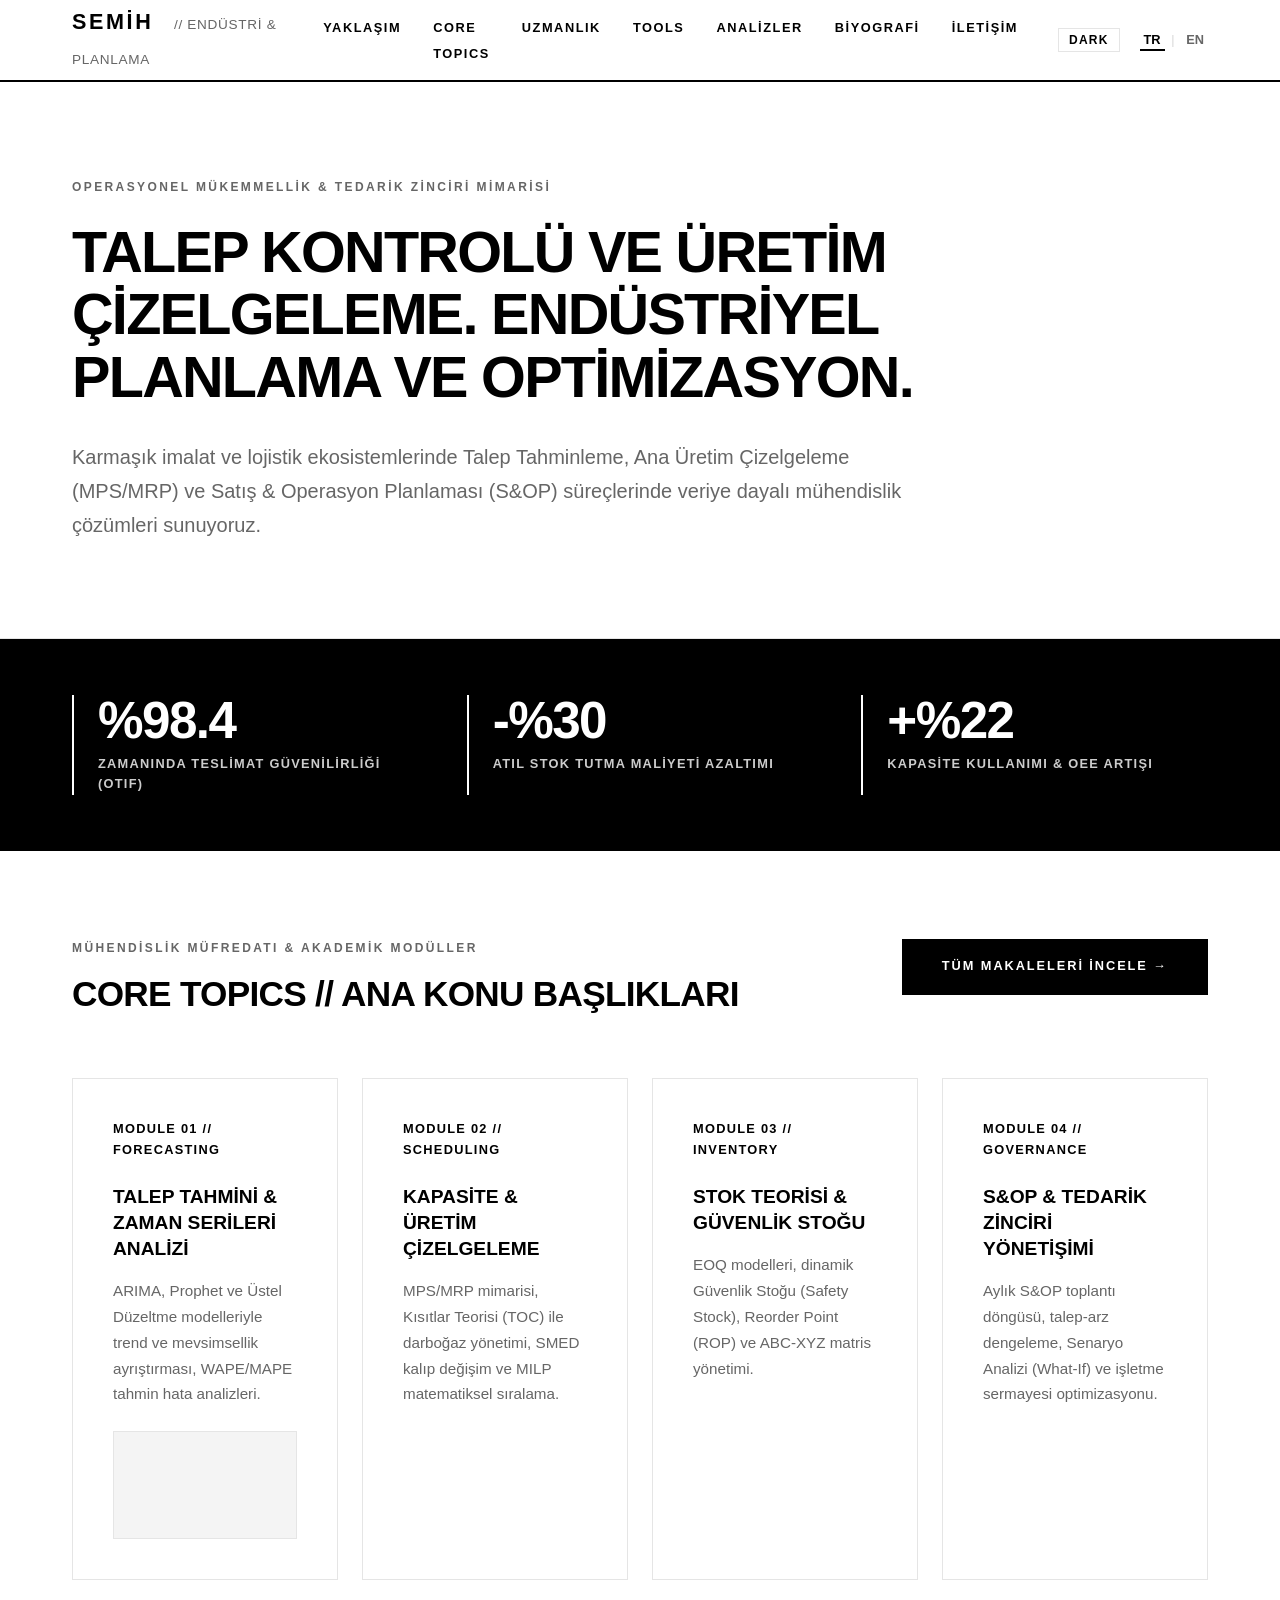
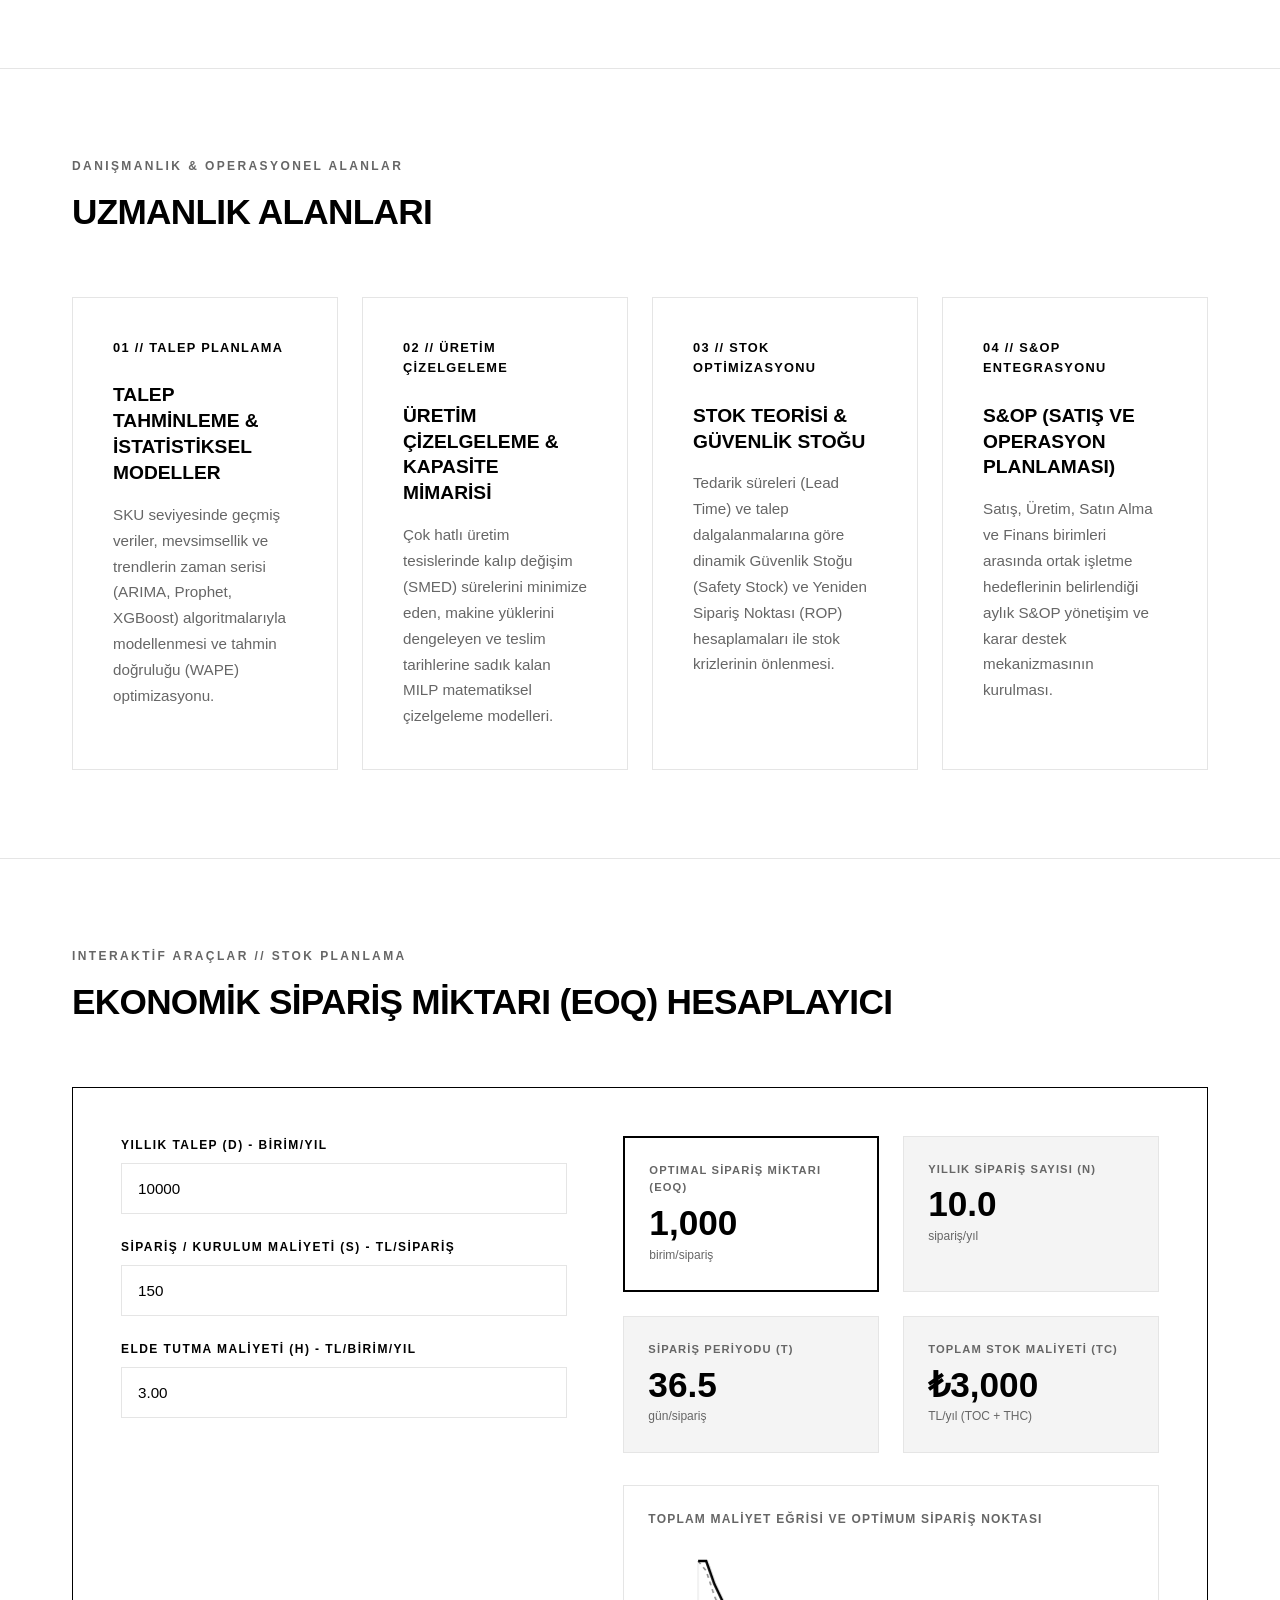
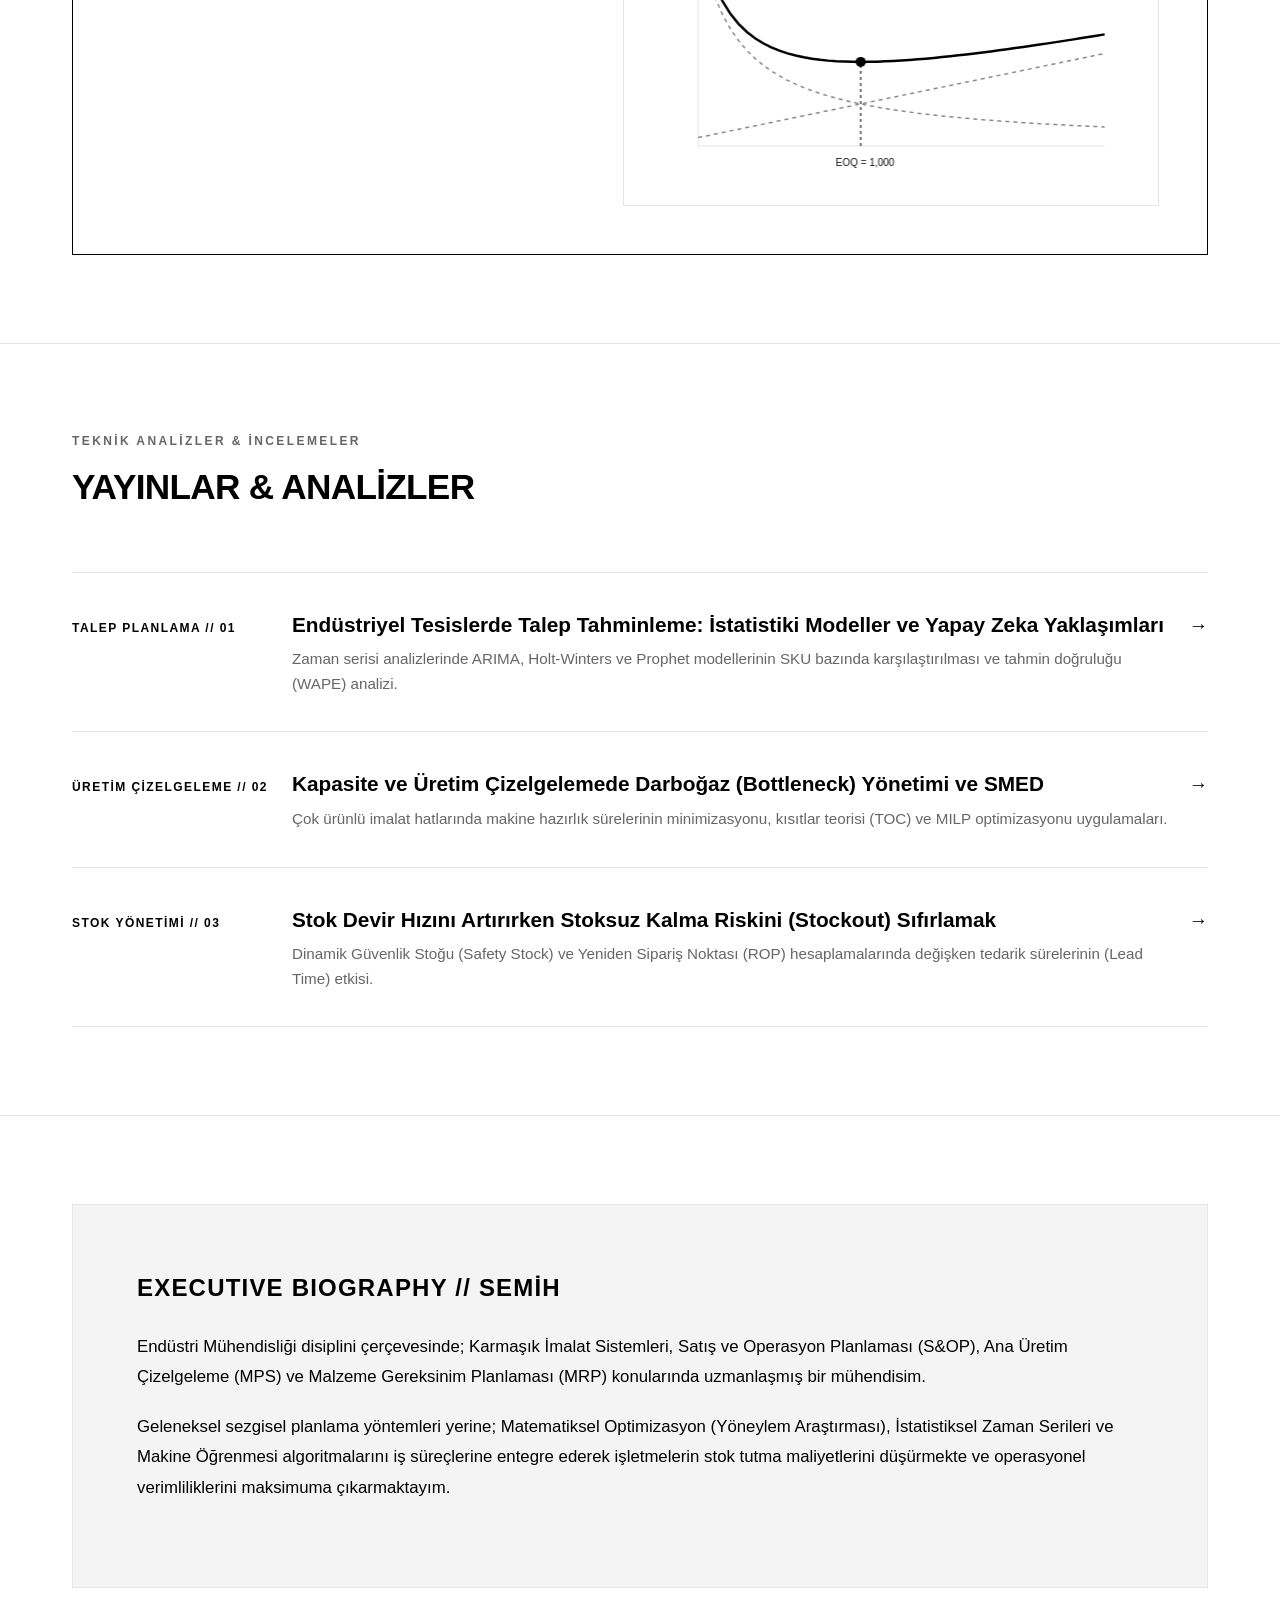
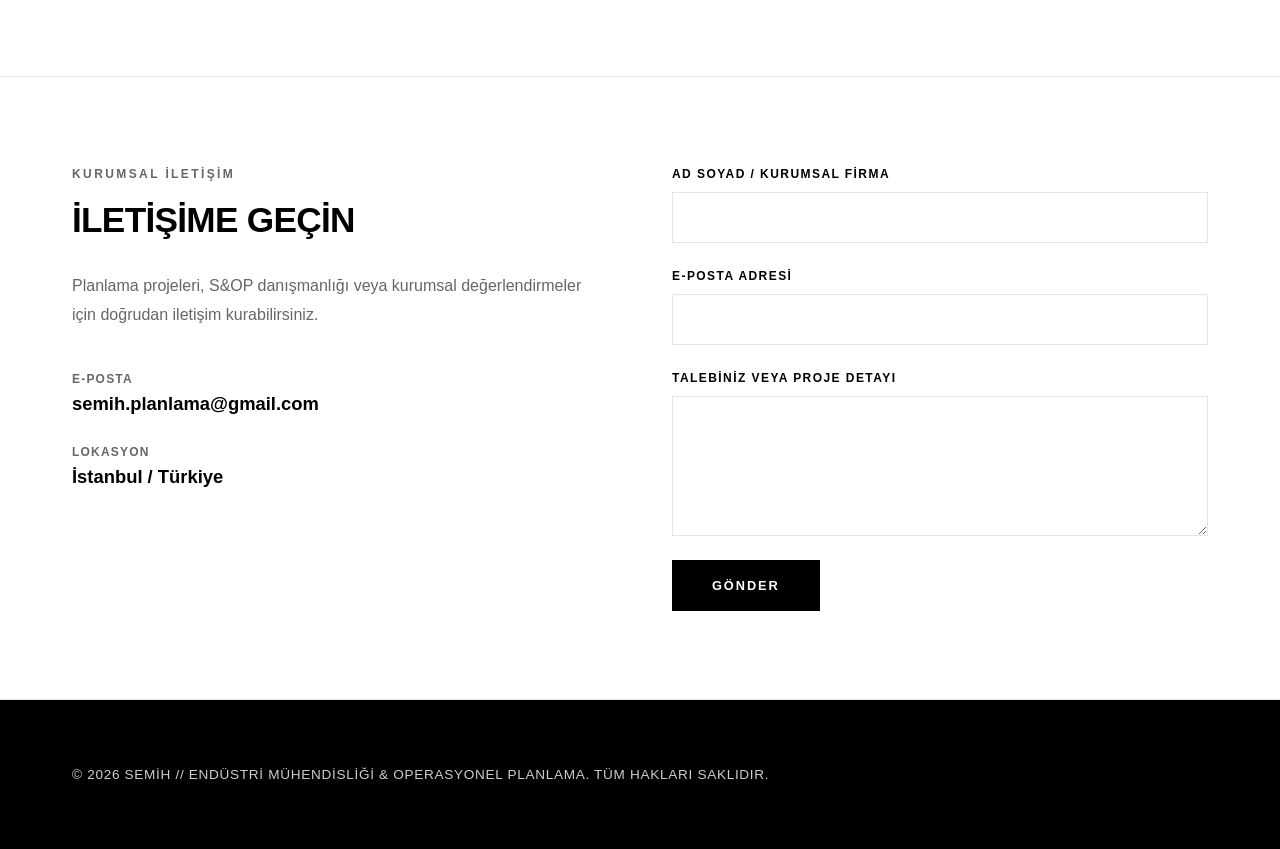
<file: index.html>
<!DOCTYPE html>
<html lang="tr">
<head>
  <meta charset="UTF-8">
  <meta name="viewport" content="width=device-width, initial-scale=1.0">
  
  <title>SEMİH // Endüstri Mühendisliği & Operasyonel Planlama</title>
  <meta name="description" content="Talep tahminleme, üretim planlama, stok optimizasyonu ve S&OP süreçleri için veriye dayalı mühendislik portalı.">
  <meta name="keywords" content="endüstri mühendisliği, talep planlama, üretim çizelgeleme, EOQ hesaplayıcı, S&OP, stok optimizasyonu, BlackRock corporate monochrome">
  <meta name="author" content="Semih">

  <link rel="icon" type="image/svg+xml" href="data:image/svg+xml,<svg xmlns='http://www.w3.org/2000/svg' viewBox='0 0 100 100'><text y='.9em' font-size='90'>▪️</text></svg>">
  <link rel="stylesheet" href="style.css?v=2">
</head>
<body>

  <!-- Site Header -->
  <header class="site-header">
    <div class="container header-container">
      <a href="index.html" class="brand-logo">
        SEMİH <span data-i18n="brand_sub">// ENDÜSTRİ & PLANLAMA</span>
      </a>

      <div class="nav-wrapper">
        <nav>
          <ul class="nav-menu">
            <li><a href="#approach" class="nav-link" data-i18n="nav_approach">YAKLAŞIM</a></li>
            <li><a href="topics.html" class="nav-link" data-i18n="nav_topics">CORE TOPICS</a></li>
            <li><a href="#expertise" class="nav-link" data-i18n="nav_expertise">UZMANLIK</a></li>
            <li><a href="#eoq" class="nav-link" data-i18n="nav_eoq">TOOLS</a></li>
            <li><a href="#publications" class="nav-link" data-i18n="nav_publications">ANALİZLER</a></li>
            <li><a href="#biography" class="nav-link" data-i18n="nav_biography">BİYOGRAFİ</a></li>
            <li><a href="#contact" class="nav-link" data-i18n="nav_contact">İLETİŞİM</a></li>
          </ul>
        </nav>

        <!-- Header Controls (Theme & Language Switchers) -->
        <div class="header-controls">
          <button class="theme-btn" id="theme-toggle">DARK</button>
          
          <div class="lang-switcher">
            <button class="lang-btn active" data-lang="tr" id="btn-tr">TR</button>
            <span class="lang-divider">|</span>
            <button class="lang-btn" data-lang="en" id="btn-en">EN</button>
          </div>
        </div>
      </div>
    </div>
  </header>

  <!-- Hero Section -->
  <section class="hero-section" id="approach">
    <div class="container">
      <span class="hero-label" data-i18n="hero_label">OPERASYONEL MÜKEMMELLİK & TEDARİK ZİNCİRİ MİMARİSİ</span>
      <h1 class="hero-heading" data-i18n="hero_title">TALEP KONTROLÜ VE ÜRETİM ÇİZELGELEME. ENDÜSTRİYEL PLANLAMA VE OPTİMİZASYON.</h1>
      <p class="hero-description" data-i18n="hero_desc">
        Karmaşık imalat ve lojistik ekosistemlerinde Talep Tahminleme, Ana Üretim Çizelgeleme (MPS/MRP) ve Satış & Operasyon Planlaması (S&OP) süreçlerinde veriye dayalı mühendislik çözümleri sunuyoruz.
      </p>
    </div>
  </section>

  <!-- Metric Strip (Solid Black Band) -->
  <div class="metric-strip">
    <div class="container metric-grid">
      <div class="metric-card">
        <div class="metric-val">%98.4</div>
        <div class="metric-desc" data-i18n="metric_1">ZAMANINDA TESLİMAT GÜVENİLİRLİĞİ (OTIF)</div>
      </div>
      <div class="metric-card">
        <div class="metric-val">-%30</div>
        <div class="metric-desc" data-i18n="metric_2">ATIL STOK TUTMA MALİYETİ AZALTIMI</div>
      </div>
      <div class="metric-card">
        <div class="metric-val">+%22</div>
        <div class="metric-desc" data-i18n="metric_3">KAPASİTE KULLANIMI & OEE ARTIŞI</div>
      </div>
    </div>
  </div>

  <!-- Main Content -->
  <main>

    <!-- Core Topics Section -->
    <section class="content-section" id="topics">
      <div class="container">
        <div class="section-head" style="display:flex; justify-content:space-between; align-items:flex-end;">
          <div>
            <span class="section-kicker" data-i18n="top_kicker">MÜHENDİSLİK MÜFREDATI & AKADEMİK MODÜLLER</span>
            <h2 class="section-main-title" data-i18n="top_title">CORE TOPICS // ANA KONU BAŞLIKLARI</h2>
          </div>
          <a href="topics.html" class="submit-btn" style="text-decoration:none;" data-i18n="top_link_all">TÜM MAKALELERİ İNCELE →</a>
        </div>

        <div class="grid-4">
          
          <!-- Module 01 Card with Embedded Video -->
          <div class="bw-card">
            <div class="bw-card-num" data-i18n="top_1_num">MODULE 01 // FORECASTING</div>
            <h3 class="bw-card-title" data-i18n="top_1_title">TALEP TAHMİNİ & ZAMAN SERİLERİ ANALİZİ</h3>
            <p class="bw-card-body" data-i18n="top_1_body" style="margin-bottom:1rem;">
              ARIMA, Prophet ve Üstel Düzeltme modelleriyle trend ve mevsimsellik ayrıştırması, WAPE/MAPE tahmin hata analizleri.
            </p>
            <!-- Direct Video Embed -->
            <div style="margin-top: 0.5rem; border: 1px solid var(--border-color); background-color: var(--bg-secondary); padding: 0.25rem;">
              <div style="position: relative; padding-bottom: 56.25%; height: 0; overflow: hidden; width: 100%;">
                <iframe src="https://www.youtube-nocookie.com/embed/1pUzaV33YCM?rel=0" title="Module 01 - Demand Forecasting Video" frameborder="0" allow="accelerometer; autoplay; clipboard-write; encrypted-media; gyroscope; picture-in-picture; web-share" allowfullscreen style="position: absolute; top: 0; left: 0; width: 100%; height: 100%; border: none;"></iframe>
              </div>
            </div>
          </div>

          <div class="bw-card">
            <div class="bw-card-num" data-i18n="top_2_num">MODULE 02 // SCHEDULING</div>
            <h3 class="bw-card-title" data-i18n="top_2_title">KAPASİTE & ÜRETİM ÇİZELGELEME</h3>
            <p class="bw-card-body" data-i18n="top_2_body">
              MPS/MRP mimarisi, Kısıtlar Teorisi (TOC) ile darboğaz yönetimi, SMED kalıp değişim ve MILP matematiksel sıralama.
            </p>
          </div>

          <div class="bw-card">
            <div class="bw-card-num" data-i18n="top_3_num">MODULE 03 // INVENTORY</div>
            <h3 class="bw-card-title" data-i18n="top_3_title">STOK TEORİSİ & GÜVENLİK STOĞU</h3>
            <p class="bw-card-body" data-i18n="top_3_body">
              EOQ modelleri, dinamik Güvenlik Stoğu (Safety Stock), Reorder Point (ROP) ve ABC-XYZ matris yönetimi.
            </p>
          </div>

          <div class="bw-card">
            <div class="bw-card-num" data-i18n="top_4_num">MODULE 04 // GOVERNANCE</div>
            <h3 class="bw-card-title" data-i18n="top_4_title">S&OP & TEDARİK ZİNCİRİ YÖNETİŞİMİ</h3>
            <p class="bw-card-body" data-i18n="top_4_body">
              Aylık S&OP toplantı döngüsü, talep-arz dengeleme, Senaryo Analizi (What-If) ve işletme sermayesi optimizasyonu.
            </p>
          </div>

        </div>
      </div>
    </section>

    <!-- Uzmanlık Alanları -->
    <section class="content-section" id="expertise">
      <div class="container">
        <div class="section-head">
          <span class="section-kicker" data-i18n="exp_kicker">DANIŞMANLIK & OPERASYONEL ALANLAR</span>
          <h2 class="section-main-title" data-i18n="exp_title">UZMANLIK ALANLARI</h2>
        </div>

        <div class="grid-4">
          
          <div class="bw-card">
            <div class="bw-card-num" data-i18n="exp_1_num">01 // TALEP PLANLAMA</div>
            <h3 class="bw-card-title" data-i18n="exp_1_title">TALEP TAHMİNLEME & İSTATİSTİKSEL MODELLER</h3>
            <p class="bw-card-body" data-i18n="exp_1_body">
              SKU seviyesinde geçmiş veriler, mevsimsellik ve trendlerin zaman serisi (ARIMA, Prophet, XGBoost) algoritmalarıyla modellenmesi ve tahmin doğruluğu (WAPE) optimizasyonu.
            </p>
          </div>

          <div class="bw-card">
            <div class="bw-card-num" data-i18n="exp_2_num">02 // ÜRETİM ÇİZELGELEME</div>
            <h3 class="bw-card-title" data-i18n="exp_2_title">ÜRETİM ÇİZELGELEME & KAPASİTE MİMARİSİ</h3>
            <p class="bw-card-body" data-i18n="exp_2_body">
              Çok hatlı üretim tesislerinde kalıp değişim (SMED) sürelerini minimize eden, makine yüklerini dengeleyen ve teslim tarihlerine sadık kalan MILP matematiksel çizelgeleme modelleri.
            </p>
          </div>

          <div class="bw-card">
            <div class="bw-card-num" data-i18n="exp_3_num">03 // STOK OPTİMİZASYONU</div>
            <h3 class="bw-card-title" data-i18n="exp_3_title">STOK TEORİSİ & GÜVENLİK STOĞU</h3>
            <p class="bw-card-body" data-i18n="exp_3_body">
              Tedarik süreleri (Lead Time) ve talep dalgalanmalarına göre dinamik Güvenlik Stoğu (Safety Stock) ve Yeniden Sipariş Noktası (ROP) hesaplamaları ile stok krizlerinin önlenmesi.
            </p>
          </div>

          <div class="bw-card">
            <div class="bw-card-num" data-i18n="exp_4_num">04 // S&OP ENTEGRASYONU</div>
            <h3 class="bw-card-title" data-i18n="exp_4_title">S&OP (SATIŞ VE OPERASYON PLANLAMASI)</h3>
            <p class="bw-card-body" data-i18n="exp_4_body">
              Satış, Üretim, Satın Alma ve Finans birimleri arasında ortak işletme hedeflerinin belirlendiği aylık S&OP yönetişim ve karar destek mekanizmasının kurulması.
            </p>
          </div>

        </div>
      </div>
    </section>

    <!-- EOQ Calculator Section -->
    <section class="content-section" id="eoq">
      <div class="container">
        <div class="section-head">
          <span class="section-kicker" data-i18n="eoq_kicker">INTERAKTİF ARAÇLAR // STOK PLANLAMA</span>
          <h2 class="section-main-title" data-i18n="eoq_title">EKONOMİK SİPARİŞ MİKTARI (EOQ) HESAPLAYICI</h2>
        </div>

        <div class="eoq-box">
          <div class="eoq-grid">
            <!-- Input Form -->
            <div class="eoq-inputs">
              <div class="form-field">
                <label class="form-label" for="eoq-demand" data-i18n="eoq_demand_label">YILLIK TALEP (D) - BİRİM/YIL</label>
                <input type="number" id="eoq-demand" class="form-input" value="10000" min="1" step="100">
              </div>

              <div class="form-field">
                <label class="form-label" for="eoq-setup" data-i18n="eoq_setup_label">SİPARİŞ / KURULUM MALİYETİ (S) - TL/SİPARİŞ</label>
                <input type="number" id="eoq-setup" class="form-input" value="150" min="1" step="10">
              </div>

              <div class="form-field">
                <label class="form-label" for="eoq-holding" data-i18n="eoq_holding_label">ELDE TUTMA MALİYETİ (H) - TL/BİRİM/YIL</label>
                <input type="number" id="eoq-holding" class="form-input" value="3.00" min="0.1" step="0.1">
              </div>
            </div>

            <!-- Output & Chart -->
            <div>
              <div class="eoq-results-grid">
                <div class="eoq-result-card highlight">
                  <div class="eoq-result-label" data-i18n="eoq_res_eoq">OPTIMAL SİPARİŞ MİKTARI (EOQ)</div>
                  <div class="eoq-result-val" id="res-eoq">1,000</div>
                  <small style="color:var(--text-muted); font-size:0.75rem;" data-i18n="eoq_res_unit">birim/sipariş</small>
                </div>

                <div class="eoq-result-card">
                  <div class="eoq-result-label" data-i18n="eoq_res_orders">YILLIK SİPARİŞ SAYISI (N)</div>
                  <div class="eoq-result-val" id="res-orders">10</div>
                  <small style="color:var(--text-muted); font-size:0.75rem;" data-i18n="eoq_res_orders_unit">sipariş/yıl</small>
                </div>

                <div class="eoq-result-card">
                  <div class="eoq-result-label" data-i18n="eoq_res_cycle">SİPARİŞ PERİYODU (T)</div>
                  <div class="eoq-result-val" id="res-cycle">36.5</div>
                  <small style="color:var(--text-muted); font-size:0.75rem;" data-i18n="eoq_res_days">gün/sipariş</small>
                </div>

                <div class="eoq-result-card">
                  <div class="eoq-result-label" data-i18n="eoq_res_cost">TOPLAM STOK MALİYETİ (TC)</div>
                  <div class="eoq-result-val" id="res-cost">₺3,000</div>
                  <small style="color:var(--text-muted); font-size:0.75rem;" data-i18n="eoq_res_cost_unit">TL/yıl (TOC + THC)</small>
                </div>
              </div>

              <!-- EOQ Cost Curve Canvas Chart -->
              <div class="eoq-chart-wrapper">
                <div style="font-size:0.75rem; font-weight:900; text-transform:uppercase; letter-spacing:0.1em; color:var(--text-muted); margin-bottom:0.75rem;" data-i18n="eoq_chart_title">TOPLAM MALİYET EĞRİSİ VE OPTİMUM SİPARİŞ NOKTASI</div>
                <canvas id="eoq-chart"></canvas>
              </div>
            </div>
          </div>
        </div>
      </div>
    </section>

    <!-- Yayınlar & Analizler -->
    <section class="content-section" id="publications">
      <div class="container">
        <div class="section-head">
          <span class="section-kicker" data-i18n="pub_kicker">TEKNİK ANALİZLER & İNCELEMELER</span>
          <h2 class="section-main-title" data-i18n="pub_title">YAYINLAR & ANALİZLER</h2>
        </div>

        <div>
          
          <div class="pub-item read-article-trigger" data-article="1">
            <div class="pub-tag" data-i18n="pub_1_tag">TALEP PLANLAMA // 01</div>
            <div>
              <h3 class="pub-title" data-i18n="pub_1_title">Endüstriyel Tesislerde Talep Tahminleme: İstatistiki Modeller ve Yapay Zeka Yaklaşımları</h3>
              <p class="pub-desc" data-i18n="pub_1_desc">Zaman serisi analizlerinde ARIMA, Holt-Winters ve Prophet modellerinin SKU bazında karşılaştırılması ve tahmin doğruluğu (WAPE) analizi.</p>
            </div>
            <div class="pub-arrow">→</div>
          </div>

          <div class="pub-item read-article-trigger" data-article="2">
            <div class="pub-tag" data-i18n="pub_2_tag">ÜRETİM ÇİZELGELEME // 02</div>
            <div>
              <h3 class="pub-title" data-i18n="pub_2_title">Kapasite ve Üretim Çizelgelemede Darboğaz (Bottleneck) Yönetimi ve SMED</h3>
              <p class="pub-desc" data-i18n="pub_2_desc">Çok ürünlü imalat hatlarında makine hazırlık sürelerinin minimizasyonu, kısıtlar teorisi (TOC) ve MILP optimizasyonu uygulamaları.</p>
            </div>
            <div class="pub-arrow">→</div>
          </div>

          <div class="pub-item read-article-trigger" data-article="3">
            <div class="pub-tag" data-i18n="pub_3_tag">STOK YÖNETİMİ // 03</div>
            <div>
              <h3 class="pub-title" data-i18n="pub_3_title">Stok Devir Hızını Artırırken Stoksuz Kalma Riskini (Stockout) Sıfırlamak</h3>
              <p class="pub-desc" data-i18n="pub_3_desc">Dinamik Güvenlik Stoğu (Safety Stock) ve Yeniden Sipariş Noktası (ROP) hesaplamalarında değişken tedarik sürelerinin (Lead Time) etkisi.</p>
            </div>
            <div class="pub-arrow">→</div>
          </div>

        </div>
      </div>
    </section>

    <!-- Executive Biyografi -->
    <section class="content-section" id="biography">
      <div class="container">
        <div class="bio-wrapper">
          <h2 class="bio-heading" data-i18n="bio_title">EXECUTIVE BIOGRAPHY // SEMİH</h2>
          <p class="bio-text" data-i18n="bio_p1">
            Endüstri Mühendisliği disiplini çerçevesinde; Karmaşık İmalat Sistemleri, Satış ve Operasyon Planlaması (S&OP), Ana Üretim Çizelgeleme (MPS) ve Malzeme Gereksinim Planlaması (MRP) konularında uzmanlaşmış bir mühendisim.
          </p>
          <p class="bio-text" data-i18n="bio_p2">
            Geleneksel sezgisel planlama yöntemleri yerine; Matematiksel Optimizasyon (Yöneylem Araştırması), İstatistiksel Zaman Serileri ve Makine Öğrenmesi algoritmalarını iş süreçlerine entegre ederek işletmelerin stok tutma maliyetlerini düşürmekte ve operasyonel verimliliklerini maksimuma çıkarmaktayım.
          </p>
        </div>
      </div>
    </section>

    <!-- İletişim Formu -->
    <section class="content-section" id="contact">
      <div class="container grid-2">
        <div>
          <span class="section-kicker" data-i18n="contact_kicker">KURUMSAL İLETİŞİM</span>
          <h2 class="section-main-title" data-i18n="contact_title">İLETİŞİME GEÇİN</h2>
          <p style="color: var(--text-muted); margin-top: 1.5rem; line-height: 1.8;" data-i18n="contact_desc">
            Planlama projeleri, S&OP danışmanlığı veya kurumsal değerlendirmeler için doğrudan iletişim kurabilirsiniz.
          </p>
          <div style="margin-top: 2.5rem;">
            <p style="font-size: 0.75rem; font-weight: 900; text-transform: uppercase; letter-spacing: 0.1em; color: var(--text-muted);" data-i18n="contact_email_label">E-POSTA</p>
            <p style="font-size: 1.15rem; font-weight: 900; margin-bottom: 1.5rem;">semih.planlama@gmail.com</p>

            <p style="font-size: 0.75rem; font-weight: 900; text-transform: uppercase; letter-spacing: 0.1em; color: var(--text-muted);" data-i18n="contact_loc_label">LOKASYON</p>
            <p style="font-size: 1.15rem; font-weight: 900;" data-i18n="contact_loc_val">İstanbul / Türkiye</p>
          </div>
        </div>

        <form class="bw-form" id="contact-form">
          <div class="form-field">
            <label class="form-label" for="name" data-i18n="form_name_label">AD SOYAD / KURUMSAL FİRMA</label>
            <input type="text" id="name" class="form-input" required>
          </div>

          <div class="form-field">
            <label class="form-label" for="email" data-i18n="form_email_label">E-POSTA ADRESİ</label>
            <input type="email" id="email" class="form-input" required>
          </div>

          <div class="form-field">
            <label class="form-label" for="message" data-i18n="form_msg_label">TALEBİNİZ VEYA PROJE DETAYI</label>
            <textarea id="message" class="form-textarea" required></textarea>
          </div>

          <button type="submit" class="submit-btn" data-i18n="form_submit">GÖNDER</button>
        </form>
      </div>
    </section>

  </main>

  <!-- Footer -->
  <footer class="site-footer">
    <div class="container footer-content">
      <div>© <span id="year"></span> <span data-i18n="footer_text">SEMİH // ENDÜSTRİ MÜHENDİSLİĞİ & OPERASYONEL PLANLAMA. TÜM HAKLARI SAKLIDIR.</span></div>
    </div>
  </footer>

  <!-- Reader Modal -->
  <div class="modal-overlay" id="article-modal">
    <div class="modal-window">
      <button class="modal-close-trigger" id="modal-close">✕</button>
      <div id="article-content"></div>
    </div>
  </div>

  <script src="script.js?v=2"></script>
</body>
</html>
</file>
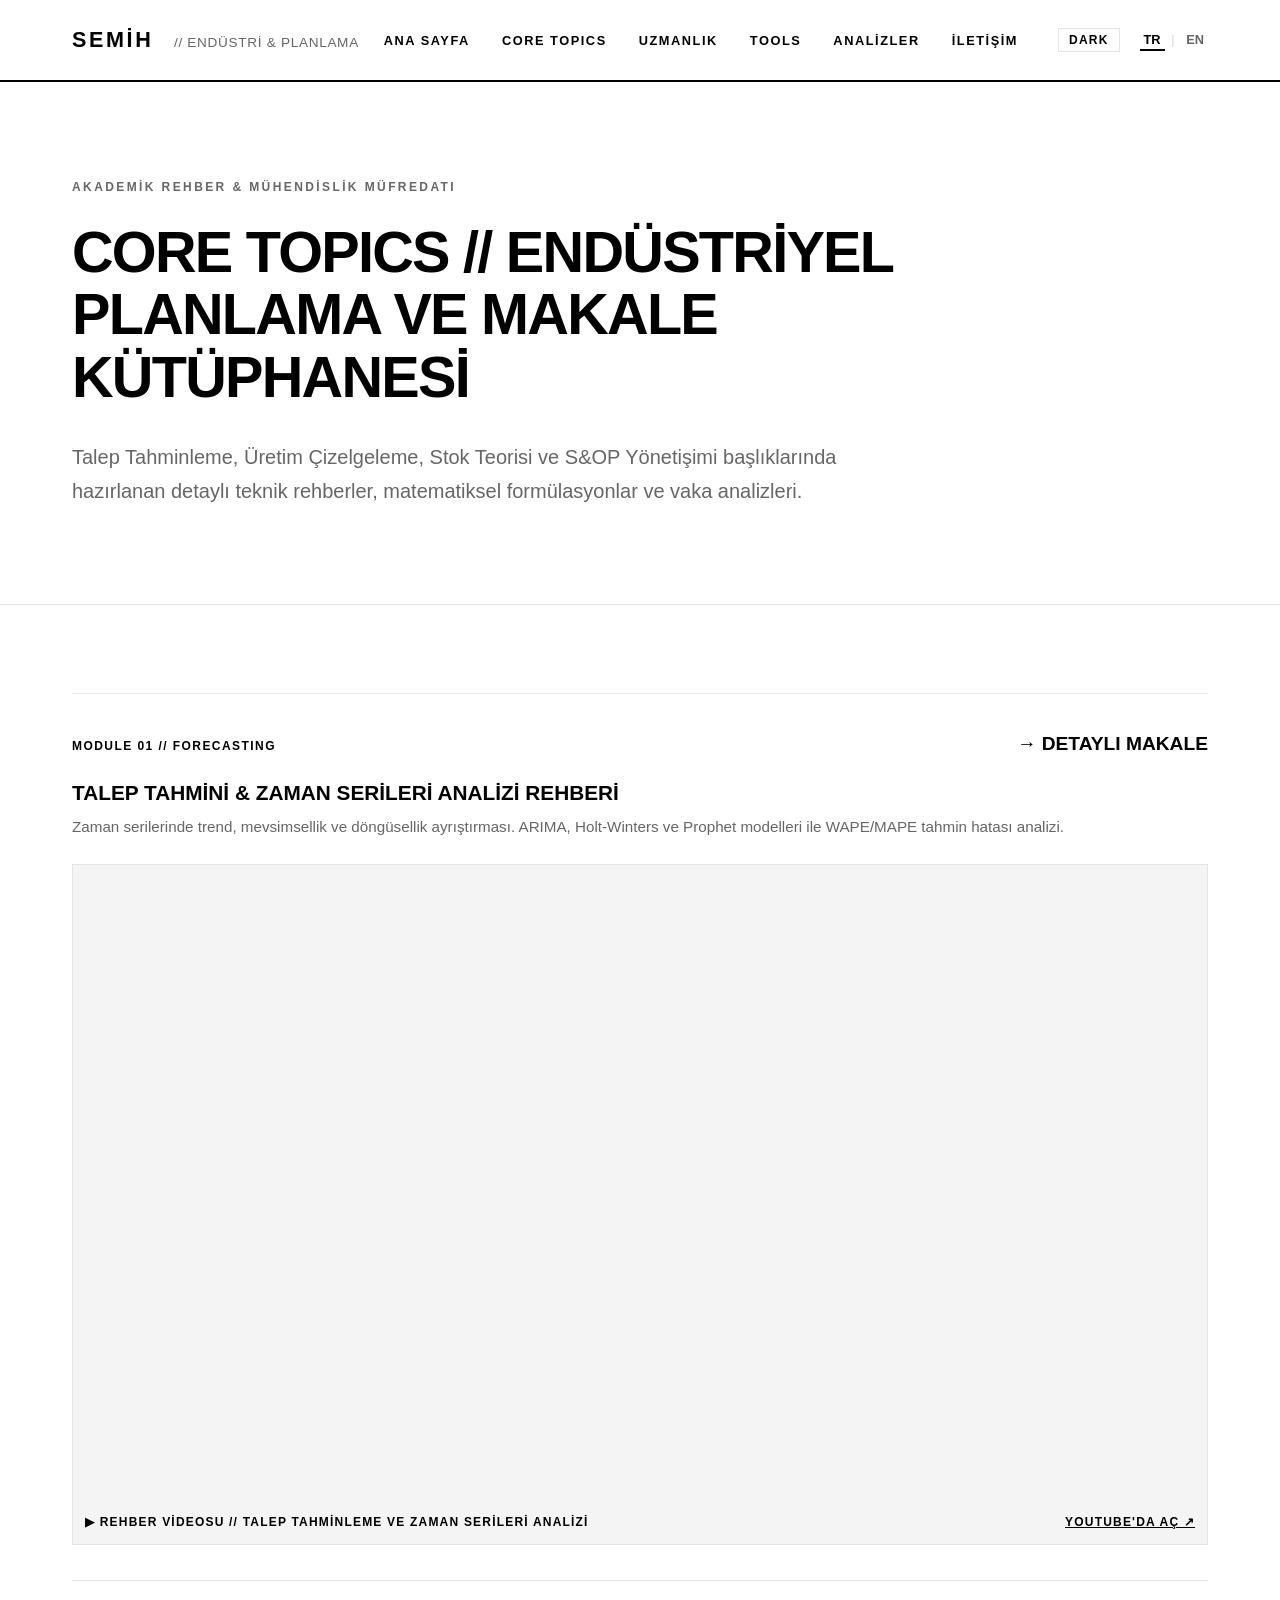
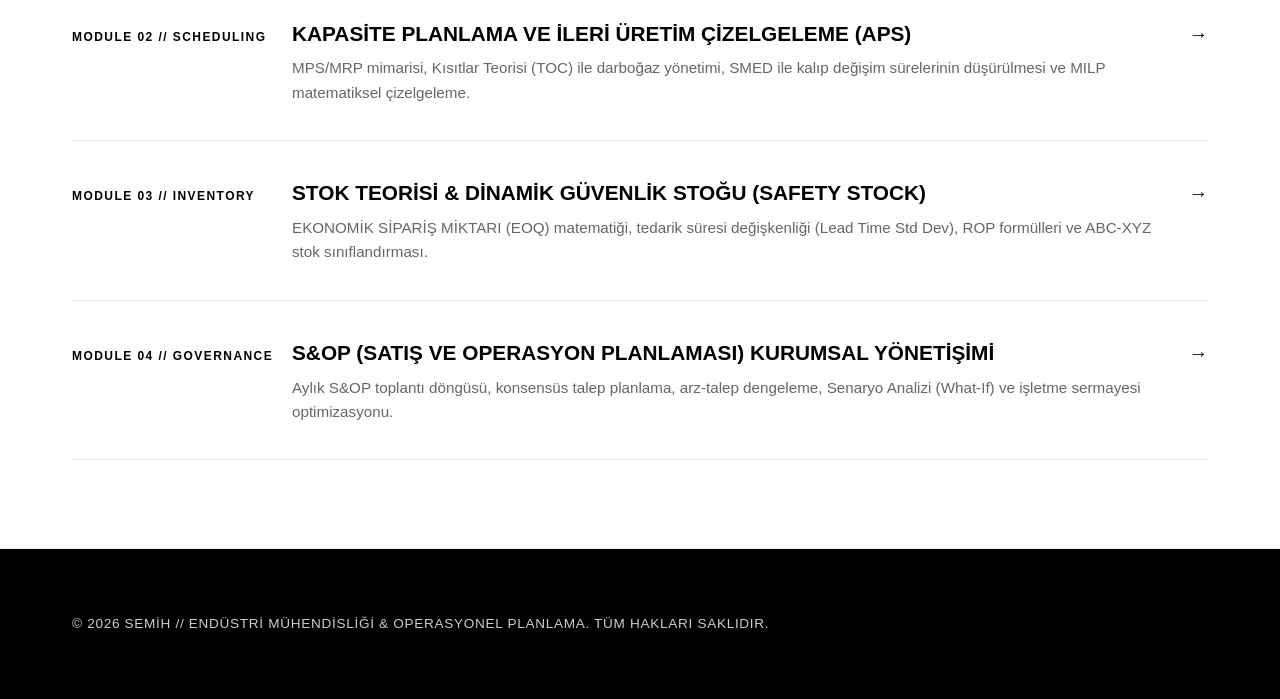
<file: topics.html>
<!DOCTYPE html>
<html lang="tr">
<head>
  <meta charset="UTF-8">
  <meta name="viewport" content="width=device-width, initial-scale=1.0">
  
  <title>CORE TOPICS // Semih - Endüstri Mühendisliği & Planlama Makaleleri</title>
  <meta name="description" content="Talep Tahminleme, Üretim Çizelgeleme, Stok Teorisi ve S&OP konularında teknik mühendislik makaleleri ve kapsamlı rehberler.">
  <meta name="keywords" content="core topics, endüstri mühendisliği makaleleri, talep tahminleme rehberi, üretim çizelgeleme, S&OP, stok optimizasyonu">
  <meta name="author" content="Semih">

  <link rel="icon" type="image/svg+xml" href="data:image/svg+xml,<svg xmlns='http://www.w3.org/2000/svg' viewBox='0 0 100 100'><text y='.9em' font-size='90'>▪️</text></svg>">
  <link rel="stylesheet" href="style.css?v=2">
</head>
<body>

  <!-- Site Header -->
  <header class="site-header">
    <div class="container header-container">
      <a href="index.html" class="brand-logo">
        SEMİH <span data-i18n="brand_sub">// ENDÜSTRİ & PLANLAMA</span>
      </a>

      <div class="nav-wrapper">
        <nav>
          <ul class="nav-menu">
            <li><a href="index.html" class="nav-link" data-i18n="nav_home">ANA SAYFA</a></li>
            <li><a href="topics.html" class="nav-link active" data-i18n="nav_topics">CORE TOPICS</a></li>
            <li><a href="index.html#expertise" class="nav-link" data-i18n="nav_expertise">UZMANLIK</a></li>
            <li><a href="index.html#eoq" class="nav-link" data-i18n="nav_eoq">TOOLS</a></li>
            <li><a href="index.html#publications" class="nav-link" data-i18n="nav_publications">ANALİZLER</a></li>
            <li><a href="index.html#contact" class="nav-link" data-i18n="nav_contact">İLETİŞİM</a></li>
          </ul>
        </nav>

        <!-- Header Controls (Theme & Language Switchers) -->
        <div class="header-controls">
          <button class="theme-btn" id="theme-toggle">DARK</button>
          
          <div class="lang-switcher">
            <button class="lang-btn active" data-lang="tr" id="btn-tr">TR</button>
            <span class="lang-divider">|</span>
            <button class="lang-btn" data-lang="en" id="btn-en">EN</button>
          </div>
        </div>
      </div>
    </div>
  </header>

  <!-- Topics Hero Section -->
  <section class="hero-section">
    <div class="container">
      <span class="hero-label" data-i18n="topic_page_kicker">AKADEMİK REHBER & MÜHENDİSLİK MÜFREDATI</span>
      <h1 class="hero-heading" data-i18n="topic_page_heading">CORE TOPICS // ENDÜSTRİYEL PLANLAMA VE MAKALE KÜTÜPHANESİ</h1>
      <p class="hero-description" data-i18n="topic_page_lead">
        Talep Tahminleme, Üretim Çizelgeleme, Stok Teorisi ve S&OP Yönetişimi başlıklarında hazırlanan detaylı teknik rehberler, matematiksel formülasyonlar ve vaka analizleri.
      </p>
    </div>
  </section>

  <!-- Main Content Area -->
  <main>
    <section class="content-section">
      <div class="container">
        
        <!-- Articles Directory List -->
        <div class="topic-articles-list">
          
          <!-- Article Item 1 (Module 01 with Direct Embedded Video) -->
          <article class="pub-item read-topic-trigger" data-topic="1" style="display:block;">
            <div style="display:flex; justify-content:space-between; align-items:baseline; margin-bottom:1rem;">
              <div class="pub-tag" data-i18n="topic_1_tag">MODULE 01 // FORECASTING</div>
              <div class="pub-arrow">→ DETAYLI MAKALE</div>
            </div>
            <h2 class="pub-title" data-i18n="topic_1_title">TALEP TAHMİNİ & ZAMAN SERİLERİ ANALİZİ REHBERİ</h2>
            <p class="pub-desc" data-i18n="topic_1_desc" style="margin-bottom:1.5rem;">
              Zaman serilerinde trend, mevsimsellik ve döngüsellik ayrıştırması. ARIMA, Holt-Winters ve Prophet modelleri ile WAPE/MAPE tahmin hatası analizi.
            </p>

            <!-- DIRECT YOUTUBE PLAYER EMBEDDED ON THE PAGE -->
            <div style="margin-top: 1.5rem; border: 1px solid var(--border-color); background-color: var(--bg-secondary); padding: 0.75rem;" onclick="event.stopPropagation();">
              <div style="position: relative; padding-bottom: 56.25%; height: 0; overflow: hidden; width: 100%;">
                <iframe src="https://www.youtube-nocookie.com/embed/1pUzaV33YCM?rel=0" title="Module 01 - Demand Forecasting Video" frameborder="0" allow="accelerometer; autoplay; clipboard-write; encrypted-media; gyroscope; picture-in-picture; web-share" allowfullscreen style="position: absolute; top: 0; left: 0; width: 100%; height: 100%; border: none;"></iframe>
              </div>
              <div style="font-size: 0.75rem; font-weight: 900; letter-spacing: 0.1em; color: var(--text-primary); margin-top: 0.75rem; display: flex; justify-content: space-between; align-items: center;">
                <span>▶ REHBER VİDEOSU // TALEP TAHMİNLEME VE ZAMAN SERİLERİ ANALİZİ</span>
                <a href="https://www.youtube.com/watch?v=1pUzaV33YCM" target="_blank" rel="noopener" style="color: var(--text-primary); text-decoration: underline;">YOUTUBE'DA AÇ ↗</a>
              </div>
            </div>
          </article>

          <!-- Article Item 2 -->
          <article class="pub-item read-topic-trigger" data-topic="2">
            <div class="pub-tag" data-i18n="topic_2_tag">MODULE 02 // SCHEDULING</div>
            <div>
              <h2 class="pub-title" data-i18n="topic_2_title">KAPASİTE PLANLAMA VE İLERİ ÜRETİM ÇİZELGELEME (APS)</h2>
              <p class="pub-desc" data-i18n="topic_2_desc">
                MPS/MRP mimarisi, Kısıtlar Teorisi (TOC) ile darboğaz yönetimi, SMED ile kalıp değişim sürelerinin düşürülmesi ve MILP matematiksel çizelgeleme.
              </p>
            </div>
            <div class="pub-arrow">→</div>
          </article>

          <!-- Article Item 3 -->
          <article class="pub-item read-topic-trigger" data-topic="3">
            <div class="pub-tag" data-i18n="topic_3_tag">MODULE 03 // INVENTORY</div>
            <div>
              <h2 class="pub-title" data-i18n="topic_3_title">STOK TEORİSİ & DİNAMİK GÜVENLİK STOĞU (SAFETY STOCK)</h2>
              <p class="pub-desc" data-i18n="topic_3_desc">
                EKONOMİK SİPARİŞ MİKTARI (EOQ) matematiği, tedarik süresi değişkenliği (Lead Time Std Dev), ROP formülleri ve ABC-XYZ stok sınıflandırması.
              </p>
            </div>
            <div class="pub-arrow">→</div>
          </article>

          <!-- Article Item 4 -->
          <article class="pub-item read-topic-trigger" data-topic="4">
            <div class="pub-tag" data-i18n="topic_4_tag">MODULE 04 // GOVERNANCE</div>
            <div>
              <h2 class="pub-title" data-i18n="topic_4_title">S&OP (SATIŞ VE OPERASYON PLANLAMASI) KURUMSAL YÖNETİŞİMİ</h2>
              <p class="pub-desc" data-i18n="topic_4_desc">
                Aylık S&OP toplantı döngüsü, konsensüs talep planlama, arz-talep dengeleme, Senaryo Analizi (What-If) ve işletme sermayesi optimizasyonu.
              </p>
            </div>
            <div class="pub-arrow">→</div>
          </article>

        </div>

      </div>
    </section>
  </main>

  <!-- Site Footer -->
  <footer class="site-footer">
    <div class="container footer-content">
      <div>© <span id="year"></span> <span data-i18n="footer_text">SEMİH // ENDÜSTRİ MÜHENDİSLİĞİ & OPERASYONEL PLANLAMA. TÜM HAKLARI SAKLIDIR.</span></div>
    </div>
  </footer>

  <!-- Topic Reader Modal -->
  <div class="modal-overlay" id="article-modal">
    <div class="modal-window">
      <button class="modal-close-trigger" id="modal-close">✕</button>
      <div id="article-content"></div>
    </div>
  </div>

  <script src="script.js?v=2"></script>
</body>
</html>
</file>
<file: style.css>
/* ==========================================================================
   BLACKROCK MONOCHROME CORPORATE DESIGN SYSTEM
   Strictly Black & White (Siyah-Beyaz), Pure Typography & Grid Lines
   ========================================================================== */

:root {
  /* Default Light Mode Variables */
  --bg-primary: #ffffff;
  --text-primary: #000000;
  --text-muted: #666666;
  --border-color: #e5e5e5;
  --bg-secondary: #f4f4f4;
  --bg-card: #ffffff;
  --border-hover: #000000;

  /* Accent Strip (Inverse) */
  --bg-accent-strip: #000000;
  --text-accent-strip: #ffffff;
  --subtext-accent-strip: #cccccc;

  --font-main: -apple-system, BlinkMacSystemFont, "Helvetica Neue", Arial, sans-serif;
  --font-serif: Georgia, "Times New Roman", Times, serif;
}

/* Dark Mode Variables Override */
body.dark-mode {
  --bg-primary: #0a0a0a;
  --text-primary: #ffffff;
  --text-muted: #aaaaaa;
  --border-color: #262626;
  --bg-secondary: #141414;
  --bg-card: #111111;
  --border-hover: #ffffff;

  --bg-accent-strip: #161616;
  --text-accent-strip: #ffffff;
  --subtext-accent-strip: #888888;
}

/* Reset & Global */
*, *::before, *::after {
  box-sizing: border-box;
  margin: 0;
  padding: 0;
}

html {
  scroll-behavior: smooth;
  background-color: var(--bg-primary);
  color: var(--text-primary);
}

body {
  background-color: var(--bg-primary);
  color: var(--text-primary);
  font-family: var(--font-main);
  line-height: 1.6;
  font-size: 16px;
  -webkit-font-smoothing: antialiased;
  transition: background-color 0.25s ease, color 0.25s ease;
}

.container {
  max-width: 1200px;
  margin: 0 auto;
  padding: 0 2rem;
}

/* Header / Top Navigation */
.site-header {
  background-color: var(--bg-primary);
  border-bottom: 2px solid var(--text-primary);
  position: sticky;
  top: 0;
  z-index: 1000;
  transition: background-color 0.25s ease, border-color 0.25s ease;
}

.header-container {
  display: flex;
  justify-content: space-between;
  align-items: center;
  height: 80px;
}

.brand-logo {
  font-size: 1.35rem;
  font-weight: 900;
  letter-spacing: 0.12em;
  text-transform: uppercase;
  color: var(--text-primary);
  text-decoration: none;
}

.brand-logo span {
  font-weight: 400;
  color: var(--text-muted);
  margin-left: 0.75rem;
  font-size: 0.85rem;
  letter-spacing: 0.05em;
}

.nav-wrapper {
  display: flex;
  align-items: center;
  gap: 2.5rem;
}

.nav-menu {
  display: flex;
  gap: 2rem;
  list-style: none;
}

.nav-link {
  font-size: 0.8rem;
  font-weight: 800;
  text-transform: uppercase;
  letter-spacing: 0.12em;
  color: var(--text-primary);
  text-decoration: none;
  border-bottom: 2px solid transparent;
  padding-bottom: 4px;
  transition: border-color 0.2s ease, color 0.2s ease;
}

.nav-link:hover {
  border-color: var(--text-primary);
}

/* Controls Group (Language & Theme Switchers) */
.header-controls {
  display: flex;
  align-items: center;
  gap: 1.25rem;
}

/* Theme Switcher Button */
.theme-btn {
  background: none;
  border: 1px solid var(--border-color);
  font-family: var(--font-main);
  font-size: 0.75rem;
  font-weight: 800;
  letter-spacing: 0.1em;
  text-transform: uppercase;
  color: var(--text-primary);
  cursor: pointer;
  padding: 4px 10px;
  border-radius: 0;
  transition: all 0.2s ease;
}

.theme-btn:hover {
  border-color: var(--text-primary);
}

/* Language Switcher Button Group */
.lang-switcher {
  display: flex;
  align-items: center;
  gap: 0.4rem;
  font-size: 0.8rem;
  font-weight: 800;
  letter-spacing: 0.1em;
}

.lang-btn {
  background: none;
  border: none;
  font-family: var(--font-main);
  font-size: 0.8rem;
  font-weight: 800;
  color: var(--text-muted);
  cursor: pointer;
  padding: 2px 4px;
  border-bottom: 2px solid transparent;
  transition: color 0.2s ease, border-color 0.2s ease;
}

.lang-btn:hover {
  color: var(--text-primary);
}

.lang-btn.active {
  color: var(--text-primary);
  border-color: var(--text-primary);
}

.lang-divider {
  color: var(--border-color);
}

/* Hero Section (Black & White Contrast) */
.hero-section {
  background-color: var(--bg-primary);
  padding: 6rem 0;
  border-bottom: 1px solid var(--border-color);
  transition: background-color 0.25s ease;
}

.hero-label {
  font-size: 0.75rem;
  font-weight: 900;
  text-transform: uppercase;
  letter-spacing: 0.2em;
  color: var(--text-muted);
  margin-bottom: 1.5rem;
  display: block;
}

.hero-heading {
  font-size: 3.6rem;
  font-weight: 900;
  line-height: 1.08;
  letter-spacing: -0.03em;
  text-transform: uppercase;
  color: var(--text-primary);
  margin-bottom: 2rem;
  max-width: 1000px;
}

.hero-description {
  font-size: 1.25rem;
  color: var(--text-muted);
  max-width: 840px;
  line-height: 1.7;
  font-weight: 400;
}

/* Metric Strip (Pure Solid Banner) */
.metric-strip {
  background-color: var(--bg-accent-strip);
  color: var(--text-accent-strip);
  padding: 3.5rem 0;
  transition: background-color 0.25s ease;
}

.metric-grid {
  display: grid;
  grid-template-columns: repeat(3, 1fr);
  gap: 3rem;
}

.metric-card {
  border-left: 2px solid var(--text-accent-strip);
  padding-left: 1.5rem;
}

.metric-val {
  font-size: 3.2rem;
  font-weight: 900;
  line-height: 1;
  margin-bottom: 0.5rem;
  letter-spacing: -0.03em;
}

.metric-desc {
  font-size: 0.8rem;
  font-weight: 700;
  text-transform: uppercase;
  letter-spacing: 0.1em;
  color: var(--subtext-accent-strip);
}

/* Content Sections */
.content-section {
  padding: 5.5rem 0;
  border-bottom: 1px solid var(--border-color);
  transition: background-color 0.25s ease, border-color 0.25s ease;
}

.section-head {
  margin-bottom: 3.5rem;
}

.section-kicker {
  font-size: 0.75rem;
  font-weight: 900;
  text-transform: uppercase;
  letter-spacing: 0.2em;
  color: var(--text-muted);
  margin-bottom: 0.5rem;
  display: block;
}

.section-main-title {
  font-size: 2.2rem;
  font-weight: 900;
  text-transform: uppercase;
  letter-spacing: -0.02em;
  color: var(--text-primary);
}

/* Grid Systems */
.grid-4 {
  display: grid;
  grid-template-columns: repeat(4, 1fr);
  gap: 1.5rem;
}

.grid-3 {
  display: grid;
  grid-template-columns: repeat(3, 1fr);
  gap: 2rem;
}

.grid-2 {
  display: grid;
  grid-template-columns: 1fr 1fr;
  gap: 4rem;
}

/* Black & White Grid Cards */
.bw-card {
  border: 1px solid var(--border-color);
  padding: 2.5rem;
  background-color: var(--bg-card);
  display: flex;
  flex-direction: column;
  border-radius: 0;
  transition: border-color 0.2s ease, background-color 0.25s ease;
}

.bw-card:hover {
  border-color: var(--border-hover);
}

.bw-card-num {
  font-size: 0.8rem;
  font-weight: 900;
  letter-spacing: 0.1em;
  color: var(--text-primary);
  margin-bottom: 1.5rem;
}

.bw-card-title {
  font-size: 1.2rem;
  font-weight: 900;
  text-transform: uppercase;
  line-height: 1.35;
  margin-bottom: 1rem;
  color: var(--text-primary);
}

.bw-card-body {
  font-size: 0.95rem;
  color: var(--text-muted);
  line-height: 1.7;
}

/* EOQ Calculator Specific Styling */
.eoq-box {
  border: 1px solid var(--text-primary);
  padding: 3rem;
  background-color: var(--bg-card);
}

.eoq-grid {
  display: grid;
  grid-template-columns: 1fr 1.2fr;
  gap: 3.5rem;
}

.eoq-inputs {
  display: flex;
  flex-direction: column;
  gap: 1.5rem;
}

.eoq-results-grid {
  display: grid;
  grid-template-columns: 1fr 1fr;
  gap: 1.5rem;
  margin-bottom: 2rem;
}

.eoq-result-card {
  border: 1px solid var(--border-color);
  padding: 1.5rem;
  background-color: var(--bg-secondary);
}

.eoq-result-card.highlight {
  border: 2px solid var(--text-primary);
  background-color: var(--bg-card);
}

.eoq-result-label {
  font-size: 0.7rem;
  font-weight: 900;
  text-transform: uppercase;
  letter-spacing: 0.1em;
  color: var(--text-muted);
  margin-bottom: 0.5rem;
}

.eoq-result-val {
  font-size: 2.2rem;
  font-weight: 900;
  color: var(--text-primary);
  line-height: 1;
}

.eoq-chart-wrapper {
  border: 1px solid var(--border-color);
  padding: 1.5rem;
  background-color: var(--bg-card);
}

#eoq-chart {
  width: 100%;
  height: 240px;
  display: block;
}

/* Monochrome Publication List */
.pub-item {
  display: grid;
  grid-template-columns: 220px 1fr 40px;
  align-items: baseline;
  padding: 2.2rem 0;
  border-bottom: 1px solid var(--border-color);
  cursor: pointer;
  transition: background-color 0.15s ease;
}

.pub-item:first-child {
  border-top: 1px solid var(--border-color);
}

.pub-item:hover .pub-title {
  color: var(--text-muted);
}

.pub-tag {
  font-size: 0.75rem;
  font-weight: 900;
  text-transform: uppercase;
  letter-spacing: 0.12em;
  color: var(--text-primary);
}

.pub-title {
  font-size: 1.3rem;
  font-weight: 800;
  color: var(--text-primary);
  margin-bottom: 0.4rem;
  transition: color 0.2s ease;
}

.pub-desc {
  font-size: 0.95rem;
  color: var(--text-muted);
}

.pub-arrow {
  font-size: 1.2rem;
  font-weight: 900;
  text-align: right;
  color: var(--text-primary);
}

/* Executive Biography */
.bio-wrapper {
  background-color: var(--bg-secondary);
  border: 1px solid var(--border-color);
  padding: 4rem;
}

.bio-heading {
  font-size: 1.5rem;
  font-weight: 900;
  text-transform: uppercase;
  letter-spacing: 0.05em;
  margin-bottom: 1.5rem;
  color: var(--text-primary);
}

.bio-text {
  font-size: 1.05rem;
  color: var(--text-primary);
  line-height: 1.8;
  margin-bottom: 1.25rem;
}

/* Form Elements */
.bw-form {
  display: flex;
  flex-direction: column;
  gap: 1.5rem;
}

.form-field {
  display: flex;
  flex-direction: column;
  gap: 0.5rem;
}

.form-label {
  font-size: 0.75rem;
  font-weight: 900;
  text-transform: uppercase;
  letter-spacing: 0.12em;
  color: var(--text-primary);
}

.form-input,
.form-textarea {
  width: 100%;
  padding: 1rem;
  border: 1px solid var(--border-color);
  background-color: var(--bg-card);
  font-family: var(--font-main);
  font-size: 0.95rem;
  color: var(--text-primary);
  border-radius: 0;
  outline: none;
}

.form-input:focus,
.form-textarea:focus {
  border-color: var(--text-primary);
}

.form-textarea {
  min-height: 140px;
  resize: vertical;
}

.submit-btn {
  background-color: var(--text-primary);
  color: var(--bg-primary);
  border: none;
  padding: 1.1rem 2.5rem;
  font-size: 0.8rem;
  font-weight: 900;
  text-transform: uppercase;
  letter-spacing: 0.15em;
  cursor: pointer;
  border-radius: 0;
  align-self: flex-start;
  transition: background-color 0.2s ease, color 0.2s ease;
}

.submit-btn:hover {
  background-color: var(--text-muted);
}

/* Footer */
.site-footer {
  background-color: var(--bg-accent-strip);
  color: var(--subtext-accent-strip);
  padding: 4rem 0;
  font-size: 0.85rem;
  letter-spacing: 0.05em;
  transition: background-color 0.25s ease;
}

.footer-content {
  display: flex;
  justify-content: space-between;
  align-items: center;
}

/* Reader Modal */
.modal-overlay {
  position: fixed;
  inset: 0;
  background-color: rgba(0, 0, 0, 0.8);
  z-index: 2000;
  display: flex;
  align-items: center;
  justify-content: center;
  padding: 2rem;
  opacity: 0;
  pointer-events: none;
  transition: opacity 0.2s ease;
}

.modal-overlay.active {
  opacity: 1;
  pointer-events: auto;
}

.modal-window {
  background-color: var(--bg-card);
  border: 2px solid var(--text-primary);
  max-width: 800px;
  width: 100%;
  max-height: 90vh;
  overflow-y: auto;
  padding: 3.5rem;
  position: relative;
  border-radius: 0;
}

.modal-close-trigger {
  position: absolute;
  top: 1.5rem;
  right: 1.5rem;
  background: none;
  border: none;
  font-size: 1.5rem;
  font-weight: 900;
  cursor: pointer;
  color: var(--text-primary);
}

/* Responsive */
@media (max-width: 992px) {
  .hero-heading {
    font-size: 2.5rem;
  }
  .grid-4, .grid-2, .metric-grid, .eoq-grid, .eoq-results-grid {
    grid-template-columns: 1fr;
    gap: 2rem;
  }
  .pub-item {
    grid-template-columns: 1fr;
    gap: 0.5rem;
  }
  .pub-arrow {
    display: none;
  }
  .nav-menu {
    display: none;
  }
}
</file>
